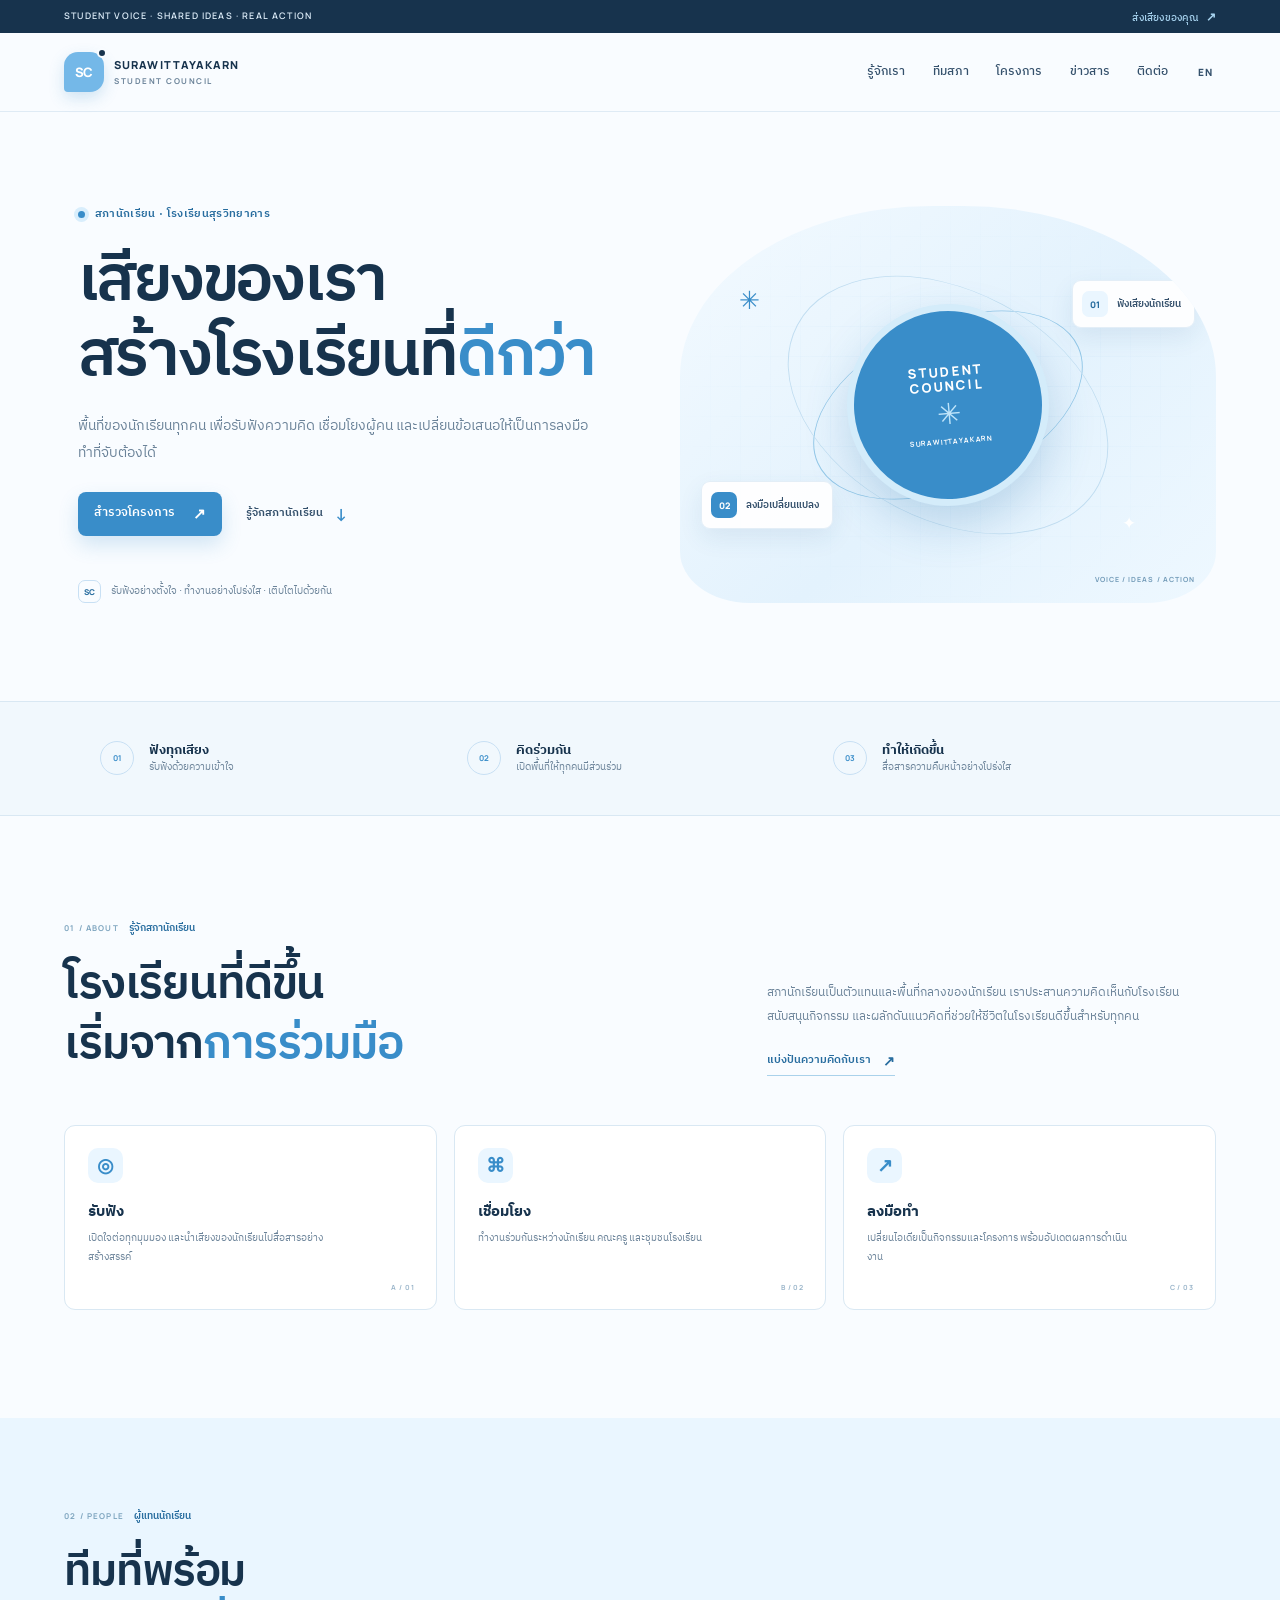
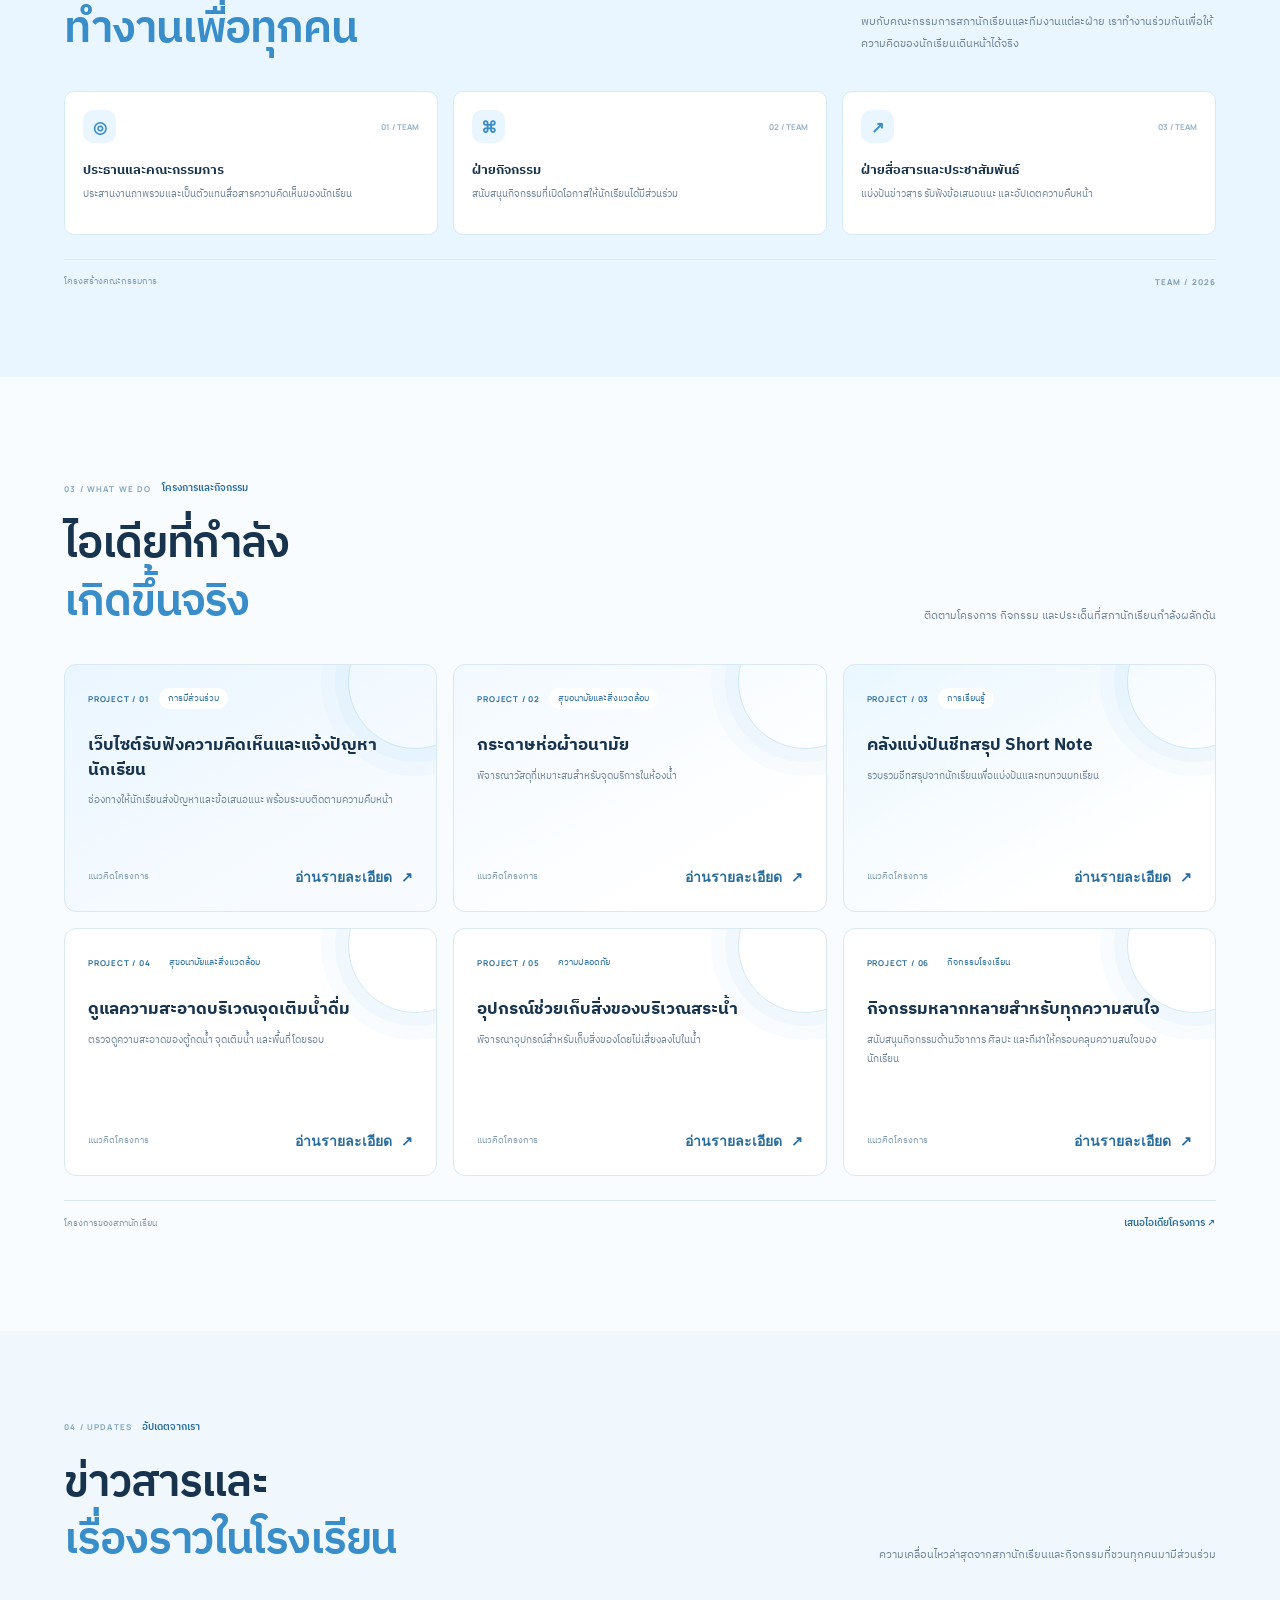
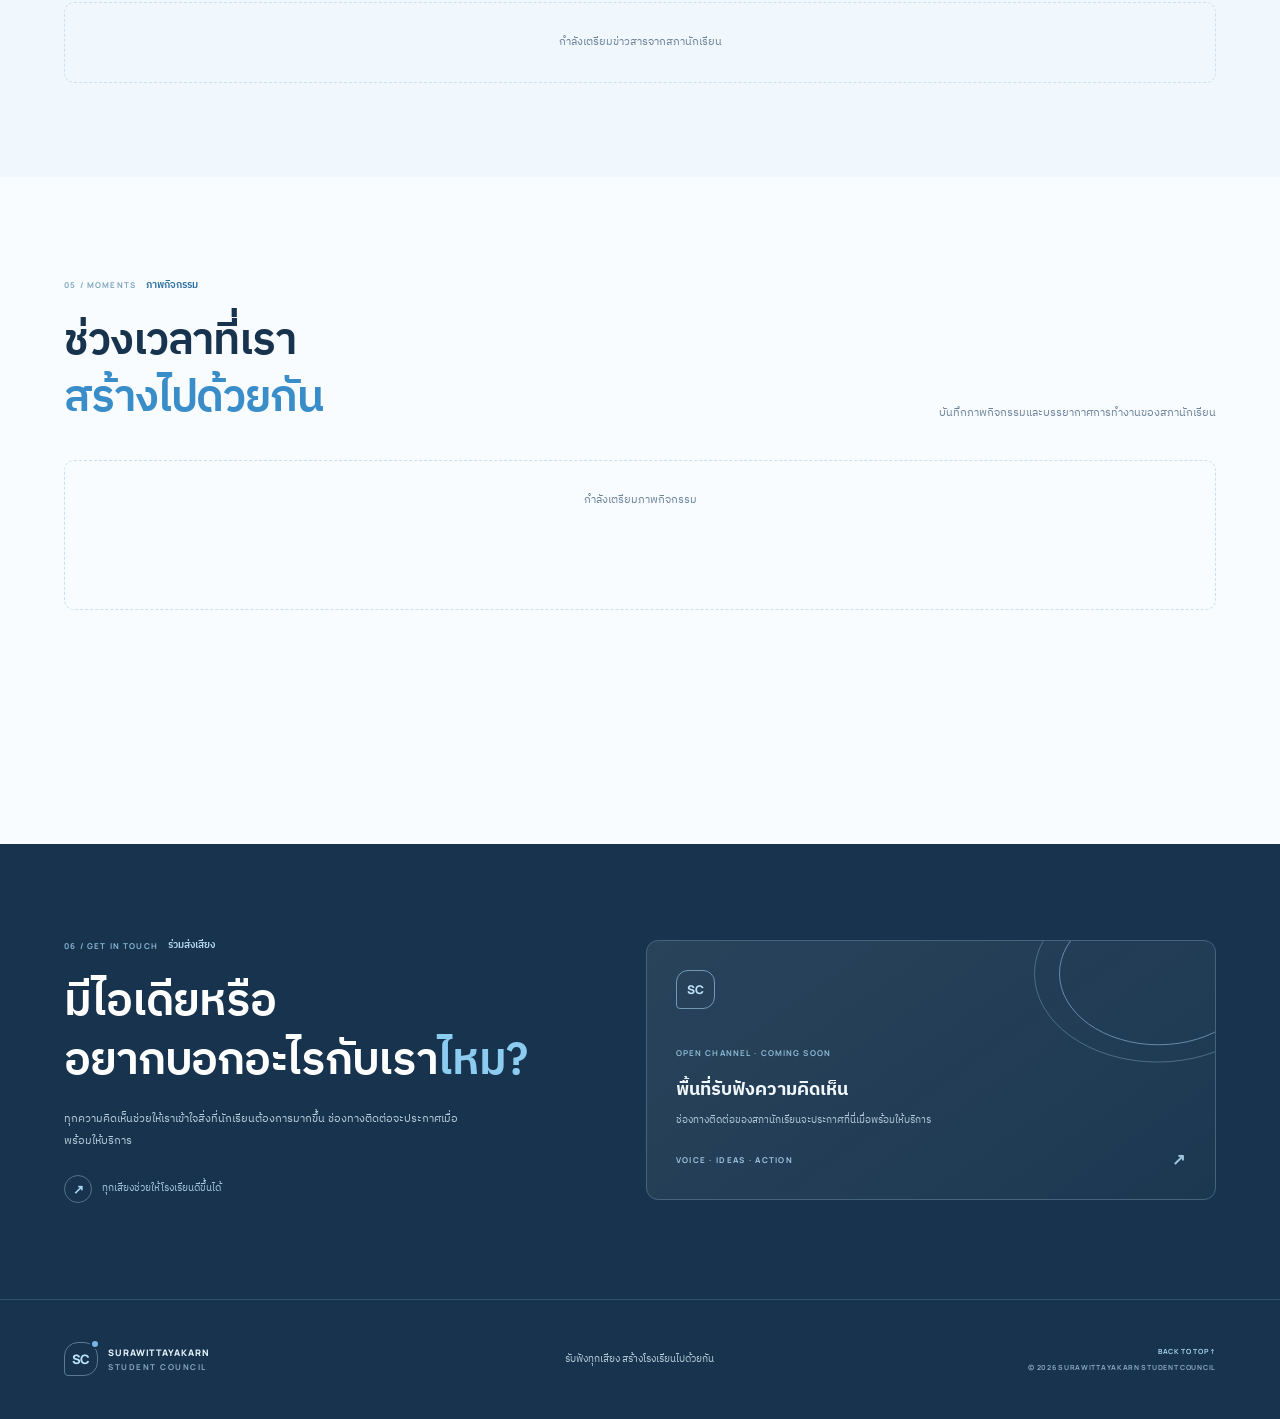
<file: index.html>
<!doctype html>
<html lang="th">
<head>
  <meta charset="utf-8">
  <meta name="viewport" content="width=device-width, initial-scale=1">
  <meta name="theme-color" content="#eaf6ff">
  <meta name="description" content="เว็บไซต์สภานักเรียนโรงเรียนสุรวิทยาคาร พื้นที่รับฟังความคิดและร่วมสร้างการเปลี่ยนแปลง">
  <title>สภานักเรียนสุรวิทยาคาร | Surawittayakarn Student Council</title>
  <link rel="preconnect" href="https://fonts.googleapis.com">
  <link rel="preconnect" href="https://fonts.gstatic.com" crossorigin>
  <link href="https://fonts.googleapis.com/css2?family=IBM+Plex+Sans+Thai:wght@300;400;500;600;700&family=Manrope:wght@400;500;600;700;800&display=swap" rel="stylesheet">
  <link rel="stylesheet" href="styles.css">
</head>
<body>
  <div class="topline"><span data-i18n="topline">STUDENT VOICE · SHARED IDEAS · REAL ACTION</span><a href="#contact" data-i18n="toplink">ส่งเสียงของคุณ <span aria-hidden="true">↗</span></a></div>
  <header class="site-header">
    <a class="brand" href="#home" aria-label="Surawittayakarn Student Council home">
      <span class="brand-mark" aria-hidden="true"><span>SC</span><i></i></span>
      <span class="brand-copy"><strong>SURAWITTAYAKARN</strong><small data-i18n="brandSub">STUDENT COUNCIL</small></span>
    </a>
    <button id="menuToggle" class="menu-toggle" aria-label="เปิดเมนู" aria-expanded="false"><span></span><span></span></button>
    <nav id="siteNav" class="site-nav" aria-label="Main navigation">
      <a href="#about" data-i18n="navAbout">รู้จักเรา</a>
      <a href="#team" data-i18n="navTeam">ทีมสภา</a>
      <a href="#work" data-i18n="navWork">โครงการ</a>
      <a href="#news" data-i18n="navNews">ข่าวสาร</a>
      <a href="#contact" data-i18n="navContact">ติดต่อ</a>
    </nav>
    <div class="header-actions">
      <button id="languageToggle" class="language-toggle" aria-label="Switch language">EN</button>
    </div>
  </header>

  <main>
    <section id="home" class="hero section-wrap">
      <div class="hero-copy">
        <p class="eyebrow"><span class="eyebrow-dot"></span><span data-i18n="heroEyebrow">สภานักเรียน · โรงเรียนสุรวิทยาคาร</span></p>
        <h1 data-i18n="heroTitle">เสียงของเรา<br>สร้างโรงเรียนที่<span class="blue-text">ดีกว่า</span></h1>
        <p class="hero-lede" data-i18n="heroLead">พื้นที่ของนักเรียนทุกคน เพื่อรับฟังความคิด เชื่อมโยงผู้คน และเปลี่ยนข้อเสนอให้เป็นการลงมือทำที่จับต้องได้</p>
        <div class="hero-actions">
          <a class="button button-primary" href="#work"><span data-i18n="exploreWork">สำรวจโครงการ</span><span aria-hidden="true">↗</span></a>
          <a class="text-link" href="#about"><span data-i18n="learnMore">รู้จักสภานักเรียน</span><span aria-hidden="true">↓</span></a>
        </div>
        <div class="hero-footnote"><span class="mini-mark">SC</span><span data-i18n="heroFootnote">รับฟังอย่างตั้งใจ · ทำงานอย่างโปร่งใส · เติบโตไปด้วยกัน</span></div>
      </div>
      <div class="hero-visual" aria-label="Student council illustration">
        <div class="visual-grid"></div><div class="visual-orbit orbit-one"></div><div class="visual-orbit orbit-two"></div>
        <div class="visual-core"><span class="core-label">STUDENT<br>COUNCIL</span><span class="core-symbol">✳</span><span class="core-year">SURAWITTAYAKARN</span></div>
        <div class="visual-note note-one"><span class="note-icon">01</span><span data-i18n="visualNoteOne">ฟังเสียงนักเรียน</span></div>
        <div class="visual-note note-two"><span class="note-icon note-icon-blue">02</span><span data-i18n="visualNoteTwo">ลงมือเปลี่ยนแปลง</span></div>
        <span class="visual-spark spark-one" aria-hidden="true">✳</span><span class="visual-spark spark-two" aria-hidden="true">✦</span>
        <span class="visual-caption">VOICE / IDEAS / ACTION</span>
      </div>
    </section>

    <section class="principles-band" aria-label="Our principles">
      <div><span class="principle-index">01</span><strong data-i18n="principleOne">ฟังทุกเสียง</strong><small data-i18n="principleOneSub">รับฟังด้วยความเข้าใจ</small></div>
      <div><span class="principle-index">02</span><strong data-i18n="principleTwo">คิดร่วมกัน</strong><small data-i18n="principleTwoSub">เปิดพื้นที่ให้ทุกคนมีส่วนร่วม</small></div>
      <div><span class="principle-index">03</span><strong data-i18n="principleThree">ทำให้เกิดขึ้น</strong><small data-i18n="principleThreeSub">สื่อสารความคืบหน้าอย่างโปร่งใส</small></div>
    </section>

    <section id="about" class="about-section section-wrap">
      <div class="section-kicker"><span>01 / ABOUT</span><span data-i18n="aboutKicker">รู้จักสภานักเรียน</span></div>
      <div class="about-layout">
        <div><h2 data-i18n="aboutTitle">โรงเรียนที่ดีขึ้น<br>เริ่มจาก<span class="blue-text">การร่วมมือ</span></h2></div>
        <div class="about-copy"><p data-i18n="aboutText">สภานักเรียนเป็นตัวแทนและพื้นที่กลางของนักเรียน เราประสานความคิดเห็นกับโรงเรียน สนับสนุนกิจกรรม และผลักดันแนวคิดที่ช่วยให้ชีวิตในโรงเรียนดีขึ้นสำหรับทุกคน</p><a class="underlined-link" href="#contact"><span data-i18n="shareIdea">แบ่งปันความคิดกับเรา</span><span aria-hidden="true">↗</span></a></div>
      </div>
      <div class="value-grid">
        <article class="value-card"><span class="value-icon">◎</span><h3 data-i18n="valueListen">รับฟัง</h3><p data-i18n="valueListenText">เปิดใจต่อทุกมุมมอง และนำเสียงของนักเรียนไปสื่อสารอย่างสร้างสรรค์</p><span class="value-number">A / 01</span></article>
        <article class="value-card"><span class="value-icon">⌘</span><h3 data-i18n="valueConnect">เชื่อมโยง</h3><p data-i18n="valueConnectText">ทำงานร่วมกันระหว่างนักเรียน คณะครู และชุมชนโรงเรียน</p><span class="value-number">B / 02</span></article>
        <article class="value-card"><span class="value-icon">↗</span><h3 data-i18n="valueAct">ลงมือทำ</h3><p data-i18n="valueActText">เปลี่ยนไอเดียเป็นกิจกรรมและโครงการ พร้อมอัปเดตผลการดำเนินงาน</p><span class="value-number">C / 03</span></article>
      </div>
    </section>

    <section id="team" class="team-section">
      <div class="section-wrap">
        <div class="section-heading"><div><div class="section-kicker"><span>02 / PEOPLE</span><span data-i18n="teamKicker">ผู้แทนนักเรียน</span></div><h2 data-i18n="teamTitle">ทีมที่พร้อม<br><span class="blue-text">ทำงานเพื่อทุกคน</span></h2></div><p data-i18n="teamIntro">พบกับคณะกรรมการสภานักเรียนและทีมงานแต่ละฝ่าย เราทำงานร่วมกันเพื่อให้ความคิดของนักเรียนเดินหน้าได้จริง</p></div>
        <div id="committeeGrid" class="committee-grid"></div>
        <div class="section-tail"><span data-i18n="teamTail">โครงสร้างคณะกรรมการ</span><span>TEAM / 2026</span></div>
      </div>
    </section>

    <section id="work" class="work-section section-wrap">
      <div class="section-heading"><div><div class="section-kicker"><span>03 / WHAT WE DO</span><span data-i18n="workKicker">โครงการและกิจกรรม</span></div><h2 data-i18n="workTitle">ไอเดียที่กำลัง<br><span class="blue-text">เกิดขึ้นจริง</span></h2></div><p data-i18n="workIntro">ติดตามโครงการ กิจกรรม และประเด็นที่สภานักเรียนกำลังผลักดัน</p></div>
      <div id="projectGrid" class="project-grid"></div>
      <div class="section-tail"><span data-i18n="workTail">โครงการของสภานักเรียน</span><a href="#contact" data-i18n="suggestProject">เสนอไอเดียโครงการ ↗</a></div>
    </section>

    <section id="news" class="news-section">
      <div class="section-wrap">
        <div class="section-heading"><div><div class="section-kicker"><span>04 / UPDATES</span><span data-i18n="newsKicker">อัปเดตจากเรา</span></div><h2 data-i18n="newsTitle">ข่าวสารและ<br><span class="blue-text">เรื่องราวในโรงเรียน</span></h2></div><p data-i18n="newsIntro">ความเคลื่อนไหวล่าสุดจากสภานักเรียนและกิจกรรมที่ชวนทุกคนมามีส่วนร่วม</p></div>
        <div id="newsGrid" class="news-grid"></div>
      </div>
    </section>

    <section id="gallery" class="gallery-section section-wrap">
      <div class="section-heading"><div><div class="section-kicker"><span>05 / MOMENTS</span><span data-i18n="galleryKicker">ภาพกิจกรรม</span></div><h2 data-i18n="galleryTitle">ช่วงเวลาที่เรา<br><span class="blue-text">สร้างไปด้วยกัน</span></h2></div><p data-i18n="galleryIntro">บันทึกภาพกิจกรรมและบรรยากาศการทำงานของสภานักเรียน</p></div>
      <div id="galleryGrid" class="gallery-grid"></div>
    </section>

    <section id="contact" class="contact-section">
      <div class="section-wrap contact-layout">
        <div class="contact-copy"><div class="section-kicker"><span>06 / GET IN TOUCH</span><span data-i18n="contactKicker">ร่วมส่งเสียง</span></div><h2 data-i18n="contactTitle">มีไอเดียหรือ<br>อยากบอกอะไรกับเรา<span class="blue-text">ไหม?</span></h2><p data-i18n="contactText">ทุกความคิดเห็นช่วยให้เราเข้าใจสิ่งที่นักเรียนต้องการมากขึ้น ส่งข้อเสนอแนะหรือคำถามถึงทีมสภานักเรียนได้ที่นี่</p><div class="contact-aside"><span class="contact-aside-icon">↗</span><span data-i18n="contactAside">ข้อความของคุณจะถูกส่งถึงทีมสภานักเรียน</span></div></div>
        <div class="contact-card"><span class="contact-card-mark">SC</span><div class="contact-card-copy"><span class="contact-card-label" data-i18n="contactCardLabel">OPEN CHANNEL · COMING SOON</span><h3 data-i18n="contactCardTitle">พื้นที่รับฟังความคิดเห็น</h3><p data-i18n="contactCardText">ช่องทางติดต่อของสภานักเรียนจะประกาศที่นี่เมื่อพร้อมให้บริการ</p></div><div class="contact-card-bottom"><span data-i18n="contactCardBottom">VOICE · IDEAS · ACTION</span><span>↗</span></div></div>
      </div>
    </section>
  </main>

  <footer class="site-footer">
    <a class="brand footer-brand" href="#home"><span class="brand-mark"><span>SC</span><i></i></span><span class="brand-copy"><strong>SURAWITTAYAKARN</strong><small data-i18n="brandSub">STUDENT COUNCIL</small></span></a>
    <p data-i18n="footerLine">รับฟังทุกเสียง สร้างโรงเรียนไปด้วยกัน</p>
    <div class="footer-meta"><a href="#home">BACK TO TOP ↑</a><span>© <span id="year"></span> SURAWITTAYAKARN STUDENT COUNCIL</span></div>
  </footer>

  <dialog id="projectDialog" class="content-dialog" aria-labelledby="projectDialogTitle"><form method="dialog" class="content-dialog-close"><button aria-label="ปิด">×</button></form><div id="projectDetail" class="content-dialog-body"></div></dialog>

  <script src="app.js"></script>
</body>
</html>
</file>
<file: styles.css>
:root {
  --ink: #17334d;
  --ink-soft: #35516c;
  --muted: #6b8399;
  --paper: #f9fcff;
  --white: #fff;
  --alice: #eaf6ff;
  --columbia: #c8e0f4;
  --uranian: #a8d4f0;
  --maya: #74b8e8;
  --blue: #398dc9;
  --blue-dark: #286d9f;
  --line: #d9e8f3;
  --pale: #f1f8fd;
  --shadow: 0 18px 48px rgba(35, 92, 135, .09);
  --font: "IBM Plex Sans Thai", "Manrope", sans-serif;
}
* { box-sizing: border-box; }
html { scroll-behavior: smooth; scroll-padding-top: 96px; }
body { margin: 0; background: var(--paper); color: var(--ink); font-family: var(--font); line-height: 1.7; }
button, input, textarea, select { font: inherit; }
button, a { -webkit-tap-highlight-color: transparent; }
a { color: inherit; text-decoration: none; }
button { color: inherit; }
.section-wrap { width: min(1180px, calc(100% - 10vw)); margin-inline: auto; }
.topline { height: 33px; padding: 0 5vw; background: var(--ink); color: #dcecf8; display: flex; align-items: center; justify-content: space-between; font: 600 9px/1.4 "Manrope", sans-serif; letter-spacing: .13em; }
.topline a { color: #a8d4f0; letter-spacing: .02em; font: 500 10px/1.4 var(--font); }
.topline a span { font: 600 12px "Manrope", sans-serif; margin-left: 5px; }
.site-header { height: 79px; width: 100%; padding: 0 5vw; position: sticky; top: 0; z-index: 20; display: flex; align-items: center; justify-content: space-between; gap: 26px; border-bottom: 1px solid rgba(217,232,243,.8); background: rgba(249,252,255,.92); backdrop-filter: blur(15px); }
.brand { display: inline-flex; align-items: center; gap: 10px; flex: 0 0 auto; }
.brand-mark { width: 40px; height: 40px; position: relative; display: grid; place-items: center; border-radius: 14px 14px 14px 4px; background: var(--maya); color: #fff; font: 800 13px/1 "Manrope", sans-serif; letter-spacing: -.06em; box-shadow: 0 6px 15px rgba(57,141,201,.22); }
.brand-mark i { position: absolute; right: -3px; top: -4px; width: 10px; height: 10px; border: 2px solid var(--paper); background: var(--ink); border-radius: 50%; }
.brand-copy { display: block; line-height: 1.1; }
.brand-copy strong { display: block; font: 800 11px/1.3 "Manrope", sans-serif; letter-spacing: .1em; }
.brand-copy small { display: block; margin-top: 4px; color: var(--muted); font: 700 8px/1.2 "Manrope", sans-serif; letter-spacing: .19em; }
.site-nav { display: flex; align-items: center; gap: clamp(10px, 2vw, 28px); margin-left: auto; }
.site-nav a { padding: 9px 1px; color: var(--ink-soft); font-size: 12px; font-weight: 500; transition: color .18s ease; }
.site-nav a:hover, .site-nav a:focus-visible { color: var(--blue); }
.header-actions { display: flex; align-items: center; gap: 15px; }
.language-toggle { border: 0; padding: 8px 3px; background: transparent; color: var(--ink-soft); cursor: pointer; font: 800 10px "Manrope", sans-serif; letter-spacing: .08em; }
.menu-toggle { display: none; }

.hero { min-height: 589px; padding-block: 68px 72px; display: grid; grid-template-columns: 1.03fr .97fr; align-items: center; gap: 3.6vw; }
.hero-copy { padding-left: 2.4%; }
.eyebrow, .section-kicker { display: flex; align-items: center; gap: 10px; color: var(--blue-dark); font: 700 9px/1.4 "Manrope", var(--font); letter-spacing: .13em; }
.eyebrow { letter-spacing: .03em; font: 600 11px/1.5 var(--font); }
.eyebrow-dot { width: 7px; height: 7px; border-radius: 50%; background: var(--blue); box-shadow: 0 0 0 4px #d9eefc; }
h1, h2, h3, p { margin-top: 0; }
h1 { margin: 21px 0 17px; max-width: 620px; font-size: clamp(42px, 5vw, 67px); line-height: 1.18; letter-spacing: -.035em; font-weight: 600; }
.blue-text { color: var(--blue); }
.hero-lede { max-width: 510px; color: var(--muted); font-size: 14px; line-height: 1.95; }
.hero-actions { display: flex; align-items: center; gap: 24px; margin-top: 25px; }
.button { min-height: 44px; display: inline-flex; align-items: center; justify-content: center; gap: 18px; border: 0; border-radius: 8px; padding: 10px 16px; cursor: pointer; font-size: 12px; font-weight: 600; transition: transform .18s ease, background .18s ease, box-shadow .18s ease; }
.button:hover { transform: translateY(-2px); }
.button-primary { color: #fff; background: var(--blue); box-shadow: 0 9px 20px rgba(57,141,201,.2); }
.button-primary:hover { background: var(--blue-dark); box-shadow: 0 12px 22px rgba(57,141,201,.25); }
.button-primary span:last-child { font: 700 15px "Manrope", sans-serif; }
.text-link, .underlined-link { display: inline-flex; align-items: center; gap: 12px; color: var(--ink-soft); font-size: 11px; font-weight: 600; }
.text-link span:last-child { color: var(--blue); font: 700 17px "Manrope", sans-serif; }
.hero-footnote { display: flex; align-items: center; gap: 10px; margin-top: 44px; color: var(--muted); font-size: 10px; }
.mini-mark { width: 23px; height: 23px; display: grid; place-items: center; border: 1px solid var(--columbia); border-radius: 7px; color: var(--blue-dark); font: 800 8px "Manrope", sans-serif; }
.hero-visual { position: relative; min-height: 397px; display: grid; place-items: center; overflow: hidden; isolation: isolate; background: linear-gradient(135deg,#f3faff 0%,#e3f2fd 55%,#eef8ff 100%); border-radius: 47% 47% 13% 13% / 43% 43% 13% 13%; }
.visual-grid { position: absolute; inset: 0; opacity: .34; background-image: linear-gradient(rgba(116,184,232,.22) 1px,transparent 1px),linear-gradient(90deg,rgba(116,184,232,.22) 1px,transparent 1px); background-size: 30px 30px; mask-image: radial-gradient(ellipse,black 5%,transparent 76%); }
.visual-orbit { position: absolute; z-index: -1; width: 286px; height: 286px; border: 1px solid #94c8e8; border-radius: 50%; transform: rotate(-24deg) scaleY(.57); }
.orbit-two { width: 342px; height: 342px; border-color: #c2def1; transform: rotate(28deg) scaleY(.67); }
.visual-core { width: 202px; height: 202px; display: flex; flex-direction: column; align-items: center; justify-content: center; gap: 7px; transform: rotate(-5deg); border: 7px solid #d4ecfa; border-radius: 50%; background: var(--blue); color: #fff; box-shadow: 0 19px 45px rgba(42,117,171,.23); text-align: center; }
.core-label { font: 800 13px/1.18 "Manrope", sans-serif; letter-spacing: .17em; }
.core-symbol { color: #bfe4fa; font-size: 29px; line-height: 1; }
.core-year { font: 700 7px "Manrope", sans-serif; letter-spacing: .12em; }
.visual-note { position: absolute; z-index: 2; display: flex; align-items: center; gap: 9px; padding: 10px 13px 10px 9px; border: 1px solid #e3eef7; border-radius: 9px; background: rgba(255,255,255,.94); color: var(--ink-soft); box-shadow: 0 9px 24px rgba(34,90,130,.09); font-size: 10px; font-weight: 600; }
.note-one { top: 74px; right: 4%; }.note-two { bottom: 74px; left: 4%; }
.note-icon { width: 26px; height: 26px; display: grid; place-items: center; border-radius: 7px; background: var(--alice); color: var(--blue-dark); font: 800 9px "Manrope", sans-serif; }
.note-icon-blue { background: var(--blue); color: #fff; }
.visual-spark { position: absolute; color: var(--blue); }.spark-one { top: 75px; left: 11%; font-size: 25px; }.spark-two { right: 15%; bottom: 64px; color: #fff; font-size: 17px; }
.visual-caption { position: absolute; bottom: 19px; right: 21px; color: #729bb8; font: 700 7px "Manrope", sans-serif; letter-spacing: .15em; }

.principles-band { min-height: 115px; padding: 24px max(7vw,calc((100% - 1080px)/2)); display: grid; grid-template-columns: repeat(3,1fr); gap: 20px; border-block: 1px solid var(--line); background: #f1f8fd; }
.principles-band>div { display: grid; grid-template-columns: 36px 1fr; grid-template-rows: auto auto; align-content: center; column-gap: 13px; }
.principle-index { grid-row: span 2; width: 34px; height: 34px; display: grid; place-items: center; border: 1px solid var(--columbia); border-radius: 50%; color: var(--blue); font: 700 8px "Manrope", sans-serif; }
.principles-band strong { font-size: 13px; line-height: 1.4; }
.principles-band small { color: var(--muted); font-size: 10px; }

.about-section { padding-block: 104px 108px; }
.section-kicker { margin-bottom: 20px; }
.section-kicker span:first-child { color: #7ea5bf; font-size: 8px; }
.section-kicker span:last-child { font: 600 10px var(--font); letter-spacing: 0; }
.about-layout { display: grid; grid-template-columns: 1fr .75fr; align-items: end; gap: 9%; }
h2 { margin-bottom: 0; font-size: clamp(32px, 3.6vw, 48px); line-height: 1.3; letter-spacing: -.025em; font-weight: 600; }
.about-copy p { margin: 0 0 16px; color: var(--muted); font-size: 12px; line-height: 2; }
.underlined-link { border-bottom: 1px solid #aad2eb; padding-bottom: 5px; color: var(--blue-dark); }
.underlined-link span:last-child { font: 600 14px "Manrope", sans-serif; }
.value-grid { display: grid; grid-template-columns: repeat(3,1fr); gap: 17px; margin-top: 49px; }
.value-card { position: relative; min-height: 185px; padding: 22px 23px; overflow: hidden; border: 1px solid var(--line); border-radius: 11px; background: #fff; }
.value-icon { width: 35px; height: 35px; display: grid; place-items: center; margin-bottom: 16px; border-radius: 10px; background: var(--alice); color: var(--blue); font: 600 19px "Manrope", sans-serif; }
.value-card h3 { margin-bottom: 5px; font-size: 15px; }
.value-card p { max-width: 270px; margin-bottom: 20px; color: var(--muted); font-size: 10px; line-height: 1.85; }
.value-number { position: absolute; right: 21px; bottom: 17px; color: #9ab5ca; font: 700 7px "Manrope", sans-serif; letter-spacing: .13em; }

.team-section { padding-block: 90px 88px; background: var(--alice); }
.section-heading { display: flex; align-items: end; justify-content: space-between; gap: 50px; margin-bottom: 33px; }
.section-heading h2 { font-size: clamp(31px,3.5vw,44px); }
.section-heading>p { max-width: 355px; margin: 0 0 3px; color: var(--muted); font-size: 11px; line-height: 1.95; }
.committee-grid { display: grid; grid-template-columns: repeat(3,1fr); gap: 15px; }
.committee-card { min-height: 144px; padding: 18px; display: flex; flex-direction: column; border: 1px solid #d7eafa; border-radius: 10px; background: #fff; }
.committee-top { display: flex; align-items: center; justify-content: space-between; gap: 10px; }
.committee-symbol { width: 33px; height: 33px; display: grid; place-items: center; border-radius: 10px; background: #eaf6ff; color: var(--blue); font: 700 16px "Manrope", sans-serif; }
.committee-symbol.has-photo { overflow: hidden; border-radius: 50%; background: #d6ecfa; }.committee-symbol img { width: 100%; height: 100%; object-fit: cover; }
.committee-order { color: #94b2c9; font: 700 8px "Manrope", sans-serif; }
.committee-card h3 { margin: 16px 0 4px; font-size: 13px; }
.committee-card p { margin: 0; color: var(--muted); font-size: 10px; line-height: 1.8; }
.section-tail { display: flex; justify-content: space-between; align-items: center; gap: 20px; margin-top: 24px; padding-top: 14px; border-top: 1px solid var(--line); color: #7e9ab0; font-size: 9px; }
.section-tail span:last-child { font: 700 8px "Manrope", sans-serif; letter-spacing: .14em; }
.section-tail a { color: var(--blue-dark); font-size: 10px; font-weight: 600; }

.work-section { padding-block: 103px 99px; }
.project-grid { display: grid; grid-template-columns: repeat(3,1fr); gap: 16px; }
.project-card { position: relative; min-height: 248px; padding: 23px; display: flex; flex-direction: column; overflow: hidden; border: 1px solid var(--line); border-radius: 12px; background: white; }
.project-card:first-child { background: linear-gradient(150deg,#eaf6ff,#f7fbff 75%); }
.project-card:nth-child(2) { background: linear-gradient(150deg,#f2f9ff,#fff 75%); }
.project-card:nth-child(3) { background: linear-gradient(150deg,#eaf7ff,#fff 75%); }
.project-card::after { content: ""; position: absolute; width: 133px; height: 133px; right: -47px; top: -51px; border: 1px solid rgba(116,184,232,.32); border-radius: 50%; box-shadow: 0 0 0 13px rgba(116,184,232,.06),0 0 0 27px rgba(116,184,232,.04); }
.project-meta { display: flex; align-items: center; gap: 9px; color: var(--blue-dark); font-size: 9px; }
.project-index { font: 700 8px "Manrope", sans-serif; letter-spacing: .1em; }
.project-category { padding: 3px 9px; border-radius: 50px; background: #fff; }
.project-card h3 { position: relative; z-index: 1; max-width: 300px; margin: 24px 0 9px; font-size: 17px; line-height: 1.45; }
.project-card p { position: relative; z-index: 1; margin: 0 0 20px; max-width: 320px; color: var(--muted); font-size: 10px; line-height: 1.9; }
.project-foot { display: flex; align-items: center; justify-content: space-between; gap: 10px; margin-top: auto; }.project-status { color: #7e9ab0; font-size: 9px; }
.project-link { display: inline-flex; align-items: center; gap: 9px; border: 0; padding: 0; background: transparent; color: var(--blue-dark); cursor: pointer; font-size: 10px; font-weight: 600; }
.project-link span { font: 600 14px "Manrope", sans-serif; }
.project-dialog-summary { margin: 14px 0 8px; color: var(--ink-soft); font-weight: 600; }.project-dialog-body-copy { color: var(--muted); white-space: pre-wrap; line-height: 1.9; }.project-dialog-status { display: inline-block; margin-top: 8px; padding: 5px 10px; border-radius: 50px; background: var(--alice); color: var(--blue-dark); font-size: 10px; }

.news-section { padding-block: 88px 94px; background: #f1f8fd; }
.news-grid { display: grid; grid-template-columns: repeat(3,1fr); gap: 18px; }
.news-card { overflow: hidden; border: 1px solid var(--line); border-radius: 11px; background: white; }
.news-image { height: 148px; display: grid; place-items: center; overflow: hidden; background: linear-gradient(130deg,#c8e0f4,#edf8ff 72%); color: var(--blue); }
.news-image img { width: 100%; height: 100%; object-fit: cover; }
.news-image-mark { width: 59px; height: 59px; display: grid; place-items: center; border: 1px solid rgba(57,141,201,.38); border-radius: 50%; font: 600 24px "Manrope", sans-serif; }
.news-content { padding: 18px; }
.news-date { color: #89a5ba; font: 700 8px "Manrope", sans-serif; letter-spacing: .11em; }
.news-content h3 { margin: 9px 0 7px; font-size: 14px; line-height: 1.5; }
.news-content p { margin: 0; color: var(--muted); font-size: 10px; line-height: 1.8; }
.news-empty, .content-empty { grid-column: 1 / -1; padding: 30px; border: 1px dashed var(--columbia); border-radius: 10px; color: var(--muted); text-align: center; font-size: 11px; }

.gallery-section { padding-block: 100px 102px; }
.gallery-grid { display: grid; grid-template-columns: 1.2fr .8fr .8fr; grid-template-rows: 150px 120px; gap: 12px; }
.gallery-card { position: relative; min-height: 120px; overflow: hidden; border-radius: 10px; background: linear-gradient(135deg,#c8e0f4,#eef8ff); }
.gallery-card:first-child { grid-row: span 2; }
.gallery-card:nth-child(4n+2) { background: linear-gradient(145deg,#d8effd,#a8d4f0); }
.gallery-card:nth-child(4n+3) { background: linear-gradient(140deg,#e2f2fc,#bdddf3); }
.gallery-card:nth-child(4n+4) { background: linear-gradient(135deg,#bbddf3,#eaf6ff); }
.gallery-card img { width: 100%; height: 100%; object-fit: cover; transition: transform .3s ease; }
.gallery-card:hover img { transform: scale(1.035); }
.gallery-placeholder { position: absolute; inset: 0; display: grid; place-items: center; color: rgba(37,111,162,.58); font: 600 24px "Manrope", sans-serif; }
.gallery-caption { position: absolute; left: 12px; right: 12px; bottom: 11px; z-index: 1; color: white; font-size: 10px; text-shadow: 0 1px 8px #17334d; }

.contact-section { padding-block: 93px 96px; background: var(--ink); color: #fff; }
.contact-layout { display: grid; grid-template-columns: .9fr 1.1fr; gap: 10%; align-items: center; }
.contact-section .section-kicker span:first-child { color: #89b8d6; }
.contact-section .section-kicker span:last-child { color: #b6d9ef; }
.contact-copy h2 { max-width: 500px; font-size: clamp(31px,3.5vw,46px); }
.contact-copy h2 .blue-text { color: #8dccf1; }
.contact-copy>p { max-width: 420px; margin: 18px 0 23px; color: #b9cddd; font-size: 11px; line-height: 2; }
.contact-aside { display: flex; align-items: center; gap: 10px; color: #a6c6dd; font-size: 10px; }
.contact-aside-icon { width: 28px; height: 28px; display: grid; place-items: center; border: 1px solid #55718a; border-radius: 50%; color: #a8d4f0; font: 600 13px "Manrope", sans-serif; }
.contact-card { position: relative; min-height: 255px; padding: 29px; display: flex; flex-direction: column; overflow: hidden; border: 1px solid #45647c; border-radius: 12px; background: linear-gradient(145deg,rgba(255,255,255,.08),rgba(255,255,255,.025)); }
.contact-card::before,.contact-card::after { content: ""; position: absolute; right: -66px; top: -91px; width: 245px; height: 245px; border: 1px solid #55768d; border-radius: 50%; transform: scaleY(.72); }
.contact-card::after { right: -43px; top: -67px; width: 197px; height: 197px; border-color: #7399b2; }
.contact-card-mark { width: 39px; height: 39px; display: grid; place-items: center; border: 1px solid #7399b2; border-radius: 12px 12px 12px 4px; color: #bfe5fa; font: 800 12px "Manrope",sans-serif; }
.contact-card-copy { position: relative; z-index: 1; margin-top: 29px; }
.contact-card-label { color: #8db9d5; font: 700 8px "Manrope",sans-serif; letter-spacing: .14em; }
.contact-card-copy h3 { margin: 10px 0 6px; color: #f1f8fd; font-size: 18px; }
.contact-card-copy p { max-width: 350px; margin: 0; color: #b5cada; font-size: 10px; line-height: 1.9; }
.contact-card-bottom { position: relative; z-index: 1; margin-top: auto; padding-top: 18px; display: flex; align-items: center; justify-content: space-between; color: #9fc6df; font: 700 8px "Manrope",sans-serif; letter-spacing: .16em; }
.contact-card-bottom span:last-child { font-size: 16px; }

.site-footer { min-height: 120px; padding: 24px 5vw; display: grid; grid-template-columns: 1fr 1fr 1fr; align-items: center; gap: 20px; border-top: 1px solid #31516a; background: var(--ink); color: #b8cddb; }
.footer-brand .brand-mark { width: 34px; height: 34px; border: 1px solid #5b7990; background: transparent; color: #bde3fa; box-shadow: none; }
.footer-brand .brand-mark i { border-color: var(--ink); background: var(--maya); }
.footer-brand .brand-copy strong { color: #e6f3fc; font-size: 9px; }
.footer-brand .brand-copy small { color: #8aa8bf; }
.site-footer>p { margin: 0; text-align: center; font-size: 10px; }
.footer-meta { display: flex; flex-direction: column; align-items: flex-end; gap: 7px; color: #8aa8bf; font: 700 7px "Manrope", sans-serif; letter-spacing: .1em; }
.footer-meta a { color: #a8d4f0; }
.content-dialog { width: min(570px,calc(100% - 24px)); max-height: 88vh; overflow: auto; border: 0; border-radius: 16px; padding: 0; color: var(--ink); box-shadow: 0 20px 90px #102b3d55; }
.content-dialog::backdrop { background: #102b3da8; backdrop-filter: blur(4px); }.content-dialog-close { position: sticky; top: 0; height: 0; display: flex; justify-content: flex-end; z-index: 3; }.content-dialog-close button { position: relative; top: 9px; right: 10px; width: 32px; height: 32px; border: 0; border-radius: 50%; background: #eaf6ff; color: var(--blue-dark); cursor: pointer; font-size: 21px; }.content-dialog-body { padding: 32px; }.content-dialog-body h2 { margin-top: 13px; font-size: 27px; }

/* Low-distraction motion for the static preview. */
.reveal { opacity: 0; transform: translateY(20px); transition: opacity .65s ease var(--reveal-delay,0ms),transform .65s cubic-bezier(.2,.7,.25,1) var(--reveal-delay,0ms); }
.reveal.is-visible { opacity: 1; transform: translateY(0); }
.hero-copy.reveal { transition-duration: .8s; }.hero-visual.reveal { transition-duration: .9s; }
.visual-core { animation: core-float 5.2s ease-in-out infinite; }
.orbit-one { animation: orbit-drift-one 17s ease-in-out infinite alternate; }.orbit-two { animation: orbit-drift-two 21s ease-in-out infinite alternate; }
.visual-spark { animation: sparkle 3.8s ease-in-out infinite; }.spark-two { animation-delay: 1.4s; }
.note-one { animation: note-float 6.2s ease-in-out infinite; }.note-two { animation: note-float 6.2s ease-in-out -3s infinite; }
.value-card,.committee-card,.project-card,.news-card,.gallery-card { transition: transform .24s ease,box-shadow .24s ease,border-color .24s ease,opacity .65s ease var(--reveal-delay,0ms); }
.value-card:hover,.committee-card:hover,.news-card:hover { transform: translateY(-4px); box-shadow: var(--shadow); }
@keyframes core-float { 0%,100% { transform: translateY(0) rotate(-5deg); } 50% { transform: translateY(-8px) rotate(-3deg); } }
@keyframes orbit-drift-one { from { transform: rotate(-24deg) scaleY(.57); } to { transform: rotate(-12deg) scaleY(.6); } }
@keyframes orbit-drift-two { from { transform: rotate(28deg) scaleY(.67); } to { transform: rotate(16deg) scaleY(.7); } }
@keyframes sparkle { 0%,100% { opacity: .55; transform: scale(.88) rotate(-10deg); } 50% { opacity: 1; transform: scale(1.14) rotate(12deg); } }
@keyframes note-float { 0%,100% { translate: 0 0; } 50% { translate: 0 -6px; } }

@media (max-width: 900px) {
  .site-header { padding-inline: 4vw; gap: 13px; }.site-nav { gap: 12px; }.site-nav a { font-size: 10px; }.header-actions { gap: 10px; }
  .section-wrap { width: min(1180px, calc(100% - 8vw)); }.hero { min-height: 520px; gap: 2vw; }.hero-visual { min-height: 348px; }.visual-core { width: 174px; height: 174px; }.note-one { right: 0; }.note-two { left: 0; }
  .contact-layout { gap: 6%; }
}
@media (max-width: 680px) {
  html { scroll-padding-top: 74px; }.topline { padding-inline: 4vw; font-size: 7px; }.topline a { font-size: 9px; }
  .site-header { height: 66px; padding-inline: 5vw; }.brand-mark { width: 35px; height: 35px; }.brand-copy strong { font-size: 9px; }.brand-copy small { font-size: 7px; }
  .menu-toggle { width: 34px; height: 34px; margin-left: auto; display: flex; flex-direction: column; justify-content: center; gap: 5px; padding: 8px; border: 1px solid var(--line); border-radius: 9px; background: white; cursor: pointer; }
  .menu-toggle span { width: 100%; height: 1.5px; background: var(--ink); }
  .site-nav { position: absolute; top: 65px; left: 0; right: 0; display: none; padding: 9px 5vw 17px; flex-direction: column; align-items: stretch; gap: 0; border-bottom: 1px solid var(--line); background: rgba(249,252,255,.98); box-shadow: 0 14px 22px rgba(30,87,129,.07); }
  .site-nav.open { display: flex; }.site-nav a { padding: 10px 4px; font-size: 12px; }.header-actions { gap: 8px; }.language-toggle { font-size: 9px; }
  .section-wrap { width: calc(100% - 10vw); }.hero { padding-block: 48px 46px; grid-template-columns: 1fr; gap: 15px; }.hero-copy { padding-left: 0; }.hero h1 { font-size: clamp(39px,11vw,57px); }.hero-lede { max-width: 480px; font-size: 12px; }.hero-footnote { margin-top: 27px; font-size: 9px; }
  .hero-visual { min-height: 310px; margin: 0 1%; }.visual-core { width: 155px; height: 155px; }.core-label { font-size: 12px; }.note-one { top: 46px; right: 1%; }.note-two { bottom: 44px; left: 0; }.visual-spark.spark-one { top: 48px; left: 8%; }
  .principles-band { padding: 20px 6vw; grid-template-columns: 1fr; gap: 12px; }.principles-band>div { grid-template-columns: 31px 1fr; column-gap: 11px; }.principle-index { width: 29px; height: 29px; }.principles-band strong { font-size: 11px; }.principles-band small { font-size: 9px; }
  .about-section, .work-section, .gallery-section { padding-block: 70px; }.about-layout { grid-template-columns: 1fr; gap: 19px; }.about-layout h2, .section-heading h2 { font-size: 34px; }.about-copy p { font-size: 11px; }.value-grid { grid-template-columns: 1fr; gap: 10px; margin-top: 28px; }.value-card { min-height: 148px; padding: 17px; }.value-icon { margin-bottom: 8px; }.value-card h3 { font-size: 13px; }.value-card p { margin-bottom: 12px; }
  .team-section, .news-section { padding-block: 67px; }.section-heading { display: block; margin-bottom: 25px; }.section-heading>p { max-width: 430px; margin-top: 15px; font-size: 10px; }.committee-grid, .project-grid, .news-grid { grid-template-columns: 1fr; gap: 11px; }.committee-card { min-height: 125px; }.project-card { min-height: 210px; }.news-grid { gap: 14px; }.news-image { height: 165px; }.section-tail { font-size: 8px; }.content-dialog-body { padding: 25px 20px; }
  .gallery-grid { grid-template-columns: 1fr 1fr; grid-template-rows: 155px 110px 110px; gap: 9px; }.gallery-card:first-child { grid-column: span 2; grid-row: auto; }
  .contact-section { padding-block: 69px 74px; }.contact-layout { grid-template-columns: 1fr; gap: 25px; }.contact-copy h2 { font-size: 34px; }.contact-copy>p { font-size: 10px; }.contact-card { min-height: 224px; padding: 21px; }
  .site-footer { padding: 22px 5vw; grid-template-columns: 1fr 1fr; gap: 14px; }.site-footer>p { grid-column: 1 / -1; grid-row: 2; text-align: left; }.footer-meta { grid-column: 2; grid-row: 1; }
}
@media (prefers-reduced-motion: reduce) { *,*::before,*::after { scroll-behavior: auto !important; transition-duration: .01ms !important; animation-duration: .01ms !important; animation-iteration-count: 1 !important; }.reveal { opacity: 1 !important; transform: none !important; } }
</file>
